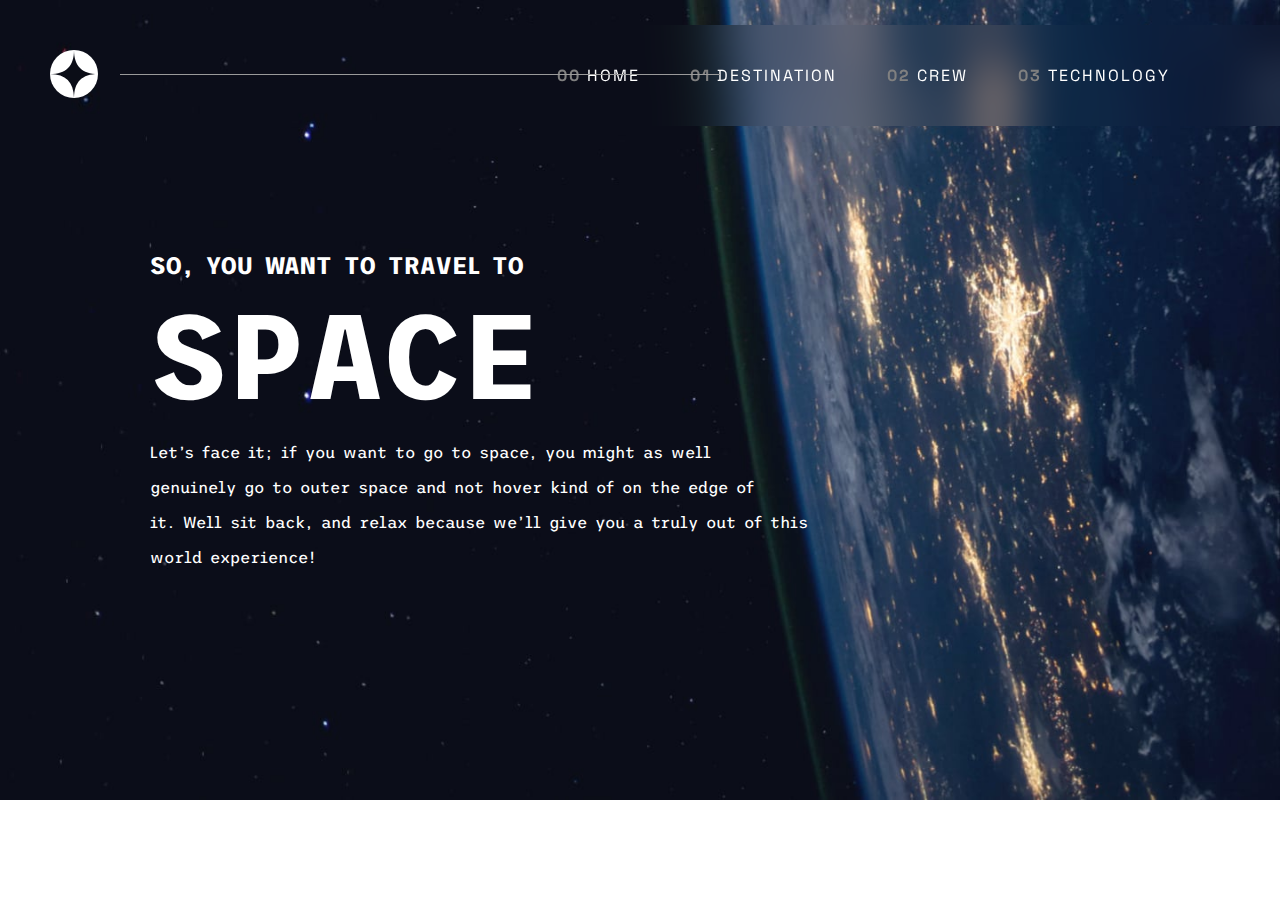
<file: index.html>
<!DOCTYPE html>
<html lang="en">
  <head>
    <meta charset="UTF-8" />
    <meta name="viewport" content="width=device-width, initial-scale=1.0" />

    <link
      rel="icon"
      type="image/png"
      sizes="32x32"
      href="./assets/favicon-32x32.png"
    />

    <title>Frontend Mentor | Space tourism website</title>
    <link rel="stylesheet" href="homeStyle.css" />
  </head>
  <body class="homepage">
    <div class="heading">
      <div class="logo">
        <img src="./shared/logo.svg" alt="" />
      </div>
      <hr />
      <nav class="navbar">
        <ul class="links">
          <li class="index">
            <a class="hoveranime" href="index.html">
              <span class="numbers">00</span> HOME</a
            >
          </li>
          <li class="destination">
            <a class="hoveranime" href="destination-moon.html">
              <span class="numbers">01</span> DESTINATION</a
            >
          </li>
          <li class="crew">
            <a class="hoveranime" href="crew-commander.html">
              <span class="numbers">02</span> CREW</a
            >
          </li>
          <li class="technology">
            <a class="hoveranime" href="technology-vehicle.html">
              <span class="numbers">03</span> TECHNOLOGY</a
            >
          </li>
        </ul>
      </nav>
    </div>
    <div class="info">
      <h2>SO, YOU WANT TO TRAVEL TO</h2>
      <h1>SPACE</h1>
      <p>
        Let’s face it; if you want to go to space, you might as well <br />
        genuinely go to outer space and not hover kind of on the edge of <br />
        it. Well sit back, and relax because we’ll give you a truly out of this
        <br />
        world experience!
      </p>
    </div>

    <!-- <div class="circle">
      <a class="explore" href="index.html">Explore</a>
    </div> -->
  </body>
</html>
</file>
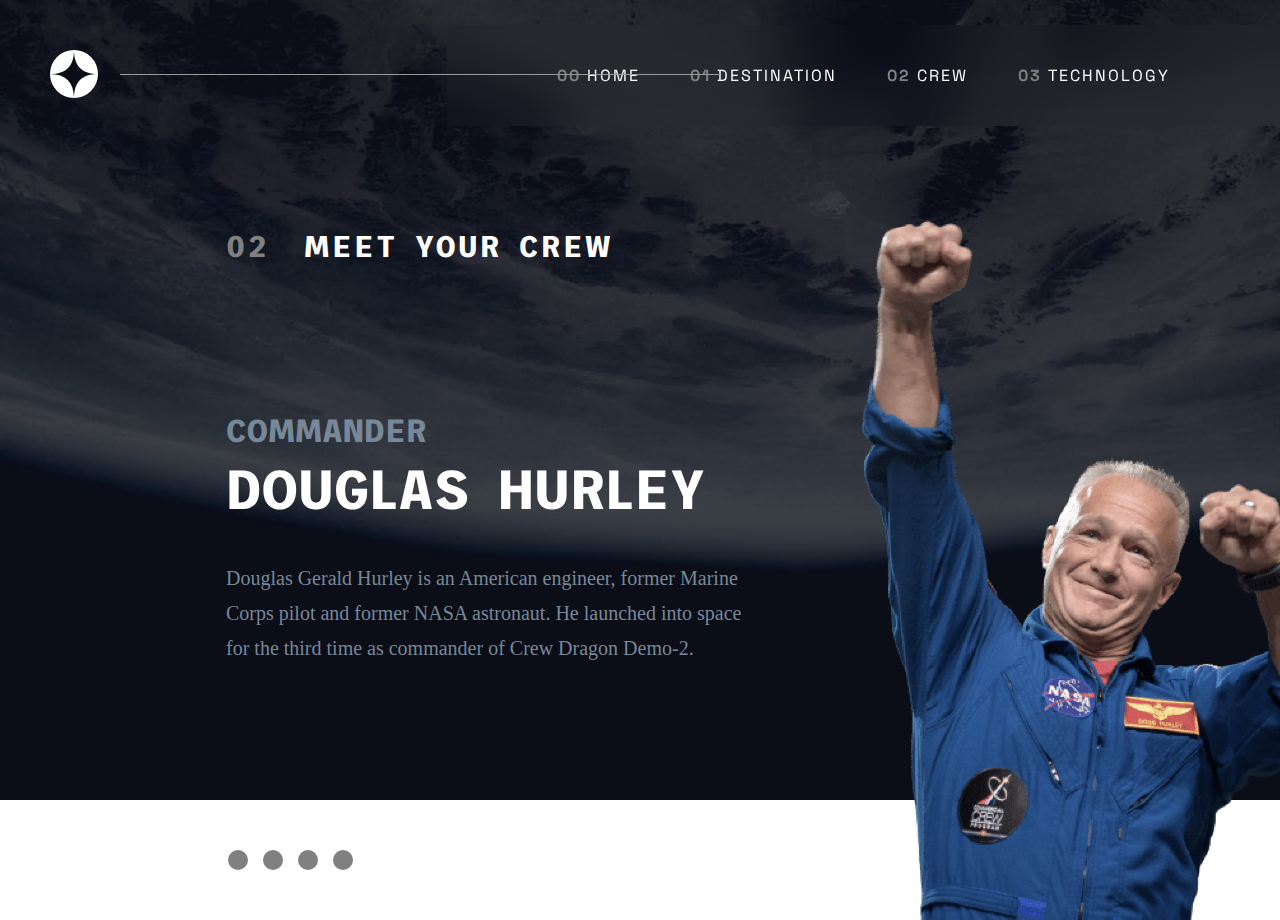
<file: crew-commander.html>
<!DOCTYPE html>
<html lang="en">
  <head>
    <meta charset="UTF-8" />
    <meta name="viewport" content="width=device-width, initial-scale=1.0" />

    <link
      rel="icon"
      type="image/png"
      sizes="32x32"
      href="./assets/favicon-32x32.png"
    />

    <title>Frontend Mentor | Space tourism website</title>
    <link rel="stylesheet" href="crewStyle.css" />
  </head>
  <body class="crewpage">
    <div class="heading">
      <div class="logo">
        <img src="./shared/logo.svg" alt="" />
      </div>
      <hr />
      <nav class="navbar">
        <ul class="links">
          <li class="index">
            <a class="hoveranime" href="index.html">
              <span class="numbers">00</span> HOME</a
            >
          </li>
          <li class="destination">
            <a class="hoveranime" href="destination-moon.html">
              <span class="numbers">01</span> DESTINATION</a
            >
          </li>
          <li class="crew">
            <a class="hoveranime" href="crew-commander.html">
              <span class="numbers">02</span> CREW</a
            >
          </li>
          <li class="technology">
            <a class="hoveranime" href="technology-vehicle.html">
              <span class="numbers">03</span> TECHNOLOGY</a
            >
          </li>
        </ul>
      </nav>
    </div>
    <div class="mainCol">
      <div class="col1">
        <h1 class="desHeading"><span>02</span> &nbsp;MEET YOUR CREW</h1>
        <h1 class="deepHeading">COMMANDER</h1>
        <h1 class="onCrew">DOUGLAS HURLEY</h1>
        <p class="paraInfo">
          Douglas Gerald Hurley is an American engineer, former Marine <br />
          Corps pilot and former NASA astronaut. He launched into space <br />
          for the third time as commander of Crew Dragon Demo-2.
        </p>
        <div class="des4btn">
          <ul class="des4">
            <li class="listbtn">
              <button id="crew-commander" class="btn"></button>
            </li>
            <li class="listbtn">
              <button id="crew-specialist" class="btn"></button>
            </li>
            <li class="listbtn">
              <button id="crew-pilot" class="btn"></button>
            </li>
            <li class="listbtn">
              <button id="crew-engineer" class="btn"></button>
            </li>
          </ul>
        </div>
      </div>
      <img
        class="crew1"
        src="./crew/image-douglas-hurley.png"
        alt="DOUGLAS HURLEY"
      />
    </div>
    <script src="index.js"></script>
    <a href="./crew-commander.html"></a>
  </body>
</html>
</file>
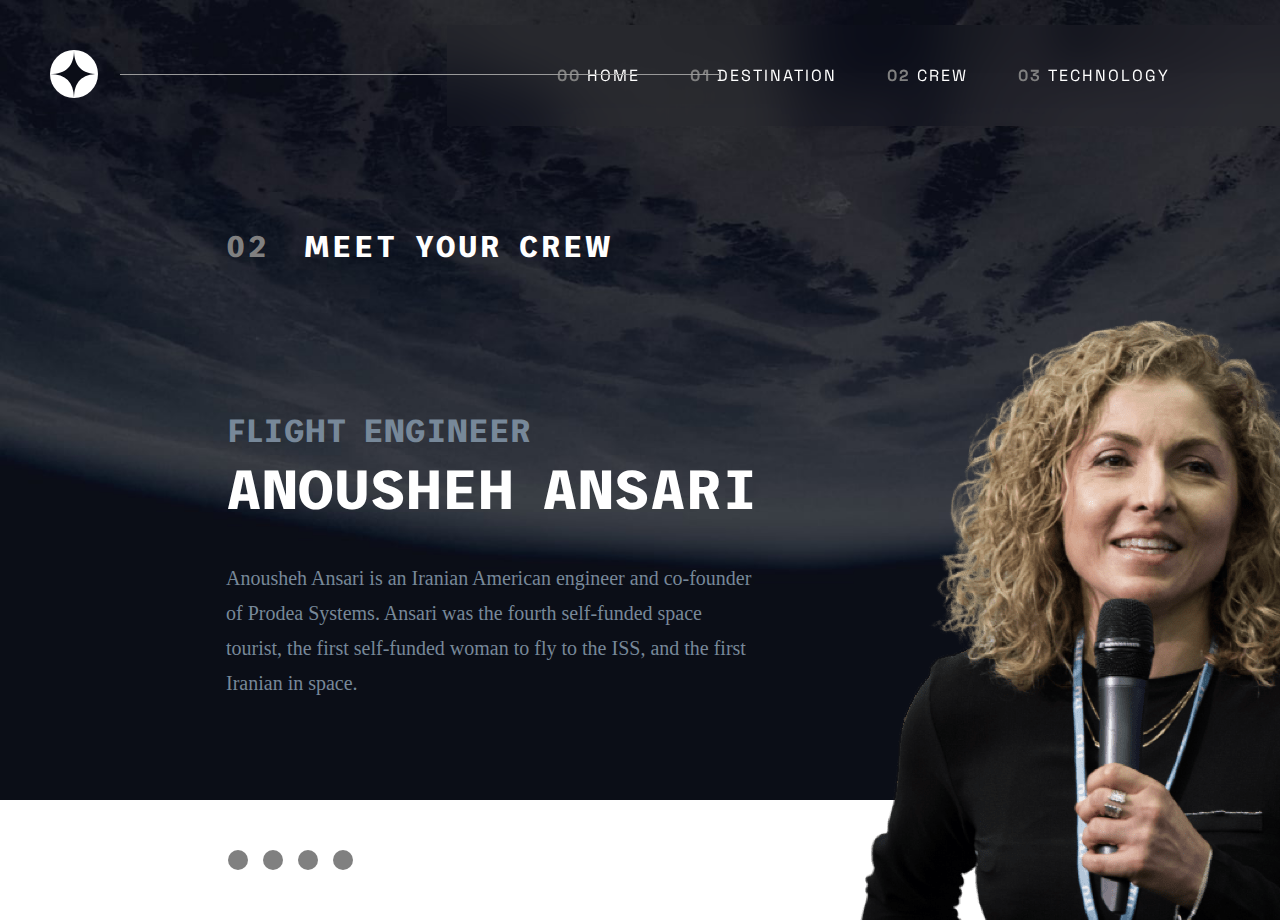
<file: crew-engineer.html>
<!DOCTYPE html>
<html lang="en">
  <head>
    <meta charset="UTF-8" />
    <meta name="viewport" content="width=device-width, initial-scale=1.0" />

    <link
      rel="icon"
      type="image/png"
      sizes="32x32"
      href="./assets/favicon-32x32.png"
    />

    <title>Frontend Mentor | Space tourism website</title>
    <link rel="stylesheet" href="crewStyle.css" />
  </head>
  <body class="crewpage">
    <div class="heading">
      <div class="logo">
        <img src="./shared/logo.svg" alt="" />
      </div>
      <hr />
      <nav class="navbar">
        <ul class="links">
          <li class="index">
            <a class="hoveranime" href="index.html">
              <span class="numbers">00</span> HOME</a
            >
          </li>
          <li class="destination">
            <a class="hoveranime" href="destination-moon.html">
              <span class="numbers">01</span> DESTINATION</a
            >
          </li>
          <li class="crew">
            <a class="hoveranime" href="crew-commander.html">
              <span class="numbers">02</span> CREW</a
            >
          </li>
          <li class="technology">
            <a class="hoveranime" href="technology-vehicle.html">
              <span class="numbers">03</span> TECHNOLOGY</a
            >
          </li>
        </ul>
      </nav>
    </div>
    <div class="mainCol">
      <div class="col1">
        <h1 class="desHeading"><span>02</span> &nbsp;MEET YOUR CREW</h1>
        <h1 class="deepHeading">FLIGHT ENGINEER</h1>
        <h1 class="onCrew">ANOUSHEH ANSARI</h1>
        <p class="paraInfo">
          Anousheh Ansari is an Iranian American engineer and co-founder <br />
          of Prodea Systems. Ansari was the fourth self-funded space <br />
          tourist, the first self-funded woman to fly to the ISS, and the first
          <br />
          Iranian in space.
        </p>
        <div class="des4btn">
          <ul class="des4">
            <li class="listbtn">
              <button id="crew-commander" class="btn"></button>
            </li>
            <li class="listbtn">
              <button id="crew-specialist" class="btn"></button>
            </li>
            <li class="listbtn">
              <button id="crew-pilot" class="btn"></button>
            </li>
            <li class="listbtn">
              <button id="crew-engineer" class="btn"></button>
            </li>
          </ul>
        </div>
      </div>
      <img
        class="crew4"
        src="./crew/image-anousheh-ansari.png"
        alt="ANOUSHEH ANSARI"
      />
    </div>
    <script src="index.js"></script>
  </body>
</html>
</file>
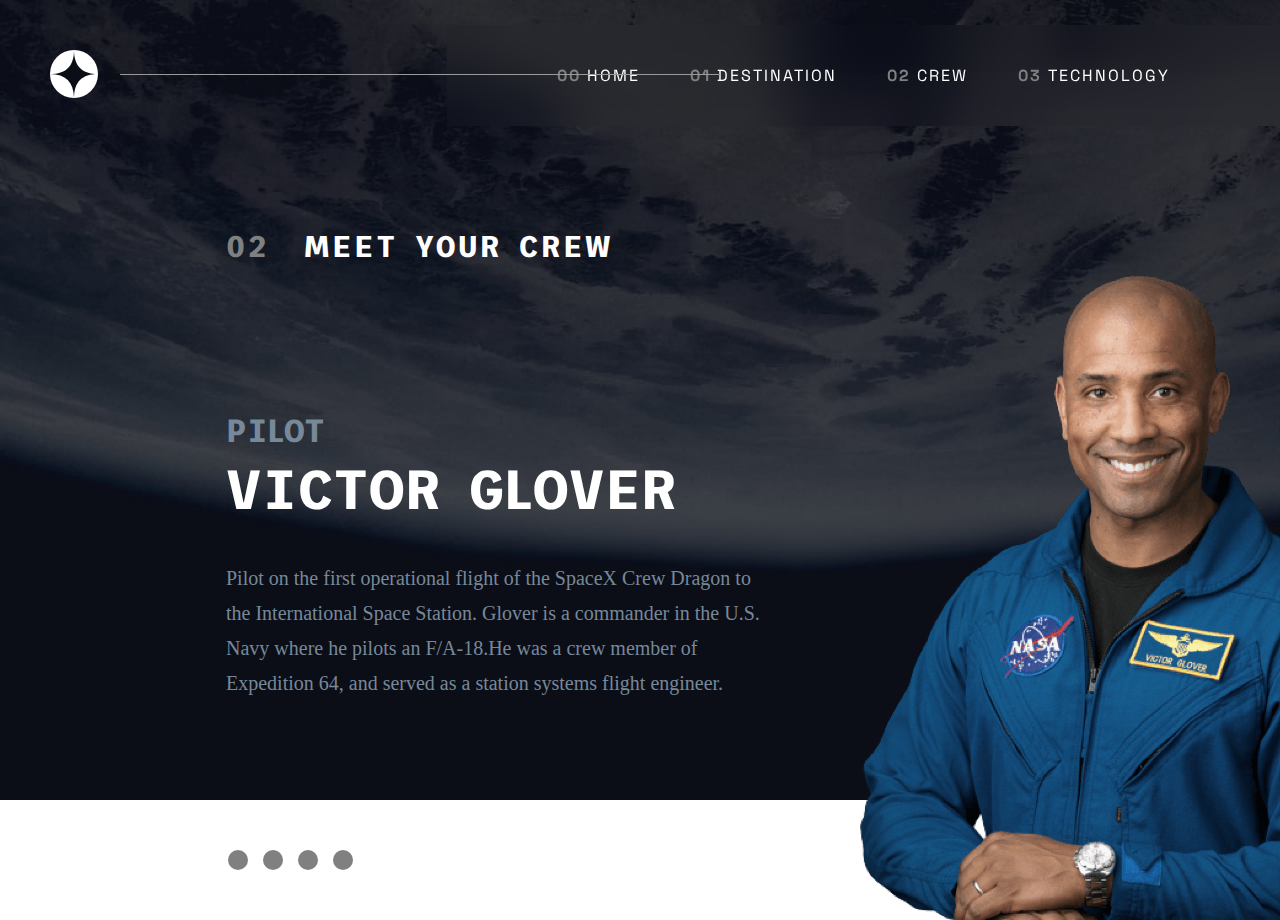
<file: crew-pilot.html>
<!DOCTYPE html>
<html lang="en">
  <head>
    <meta charset="UTF-8" />
    <meta name="viewport" content="width=device-width, initial-scale=1.0" />

    <link
      rel="icon"
      type="image/png"
      sizes="32x32"
      href="./assets/favicon-32x32.png"
    />

    <title>Frontend Mentor | Space tourism website</title>
    <link rel="stylesheet" href="crewStyle.css" />
  </head>
  <body class="crewpage">
    <div class="heading">
      <div class="logo">
        <img src="./shared/logo.svg" alt="" />
      </div>
      <hr />
      <nav class="navbar">
        <ul class="links">
          <li class="index">
            <a class="hoveranime" href="index.html">
              <span class="numbers">00</span> HOME</a
            >
          </li>
          <li class="destination">
            <a class="hoveranime" href="destination-moon.html">
              <span class="numbers">01</span> DESTINATION</a
            >
          </li>
          <li class="crew">
            <a class="hoveranime" href="crew-commander.html">
              <span class="numbers">02</span> CREW</a
            >
          </li>
          <li class="technology">
            <a class="hoveranime" href="technology-vehicle.html">
              <span class="numbers">03</span> TECHNOLOGY</a
            >
          </li>
        </ul>
      </nav>
    </div>
    <div class="mainCol">
      <div class="col1">
        <h1 class="desHeading"><span>02</span> &nbsp;MEET YOUR CREW</h1>
        <h1 class="deepHeading">PILOT</h1>
        <h1 class="onCrew">VICTOR GLOVER</h1>
        <p class="paraInfo">
          Pilot on the first operational flight of the SpaceX Crew Dragon to
          <br />
          the International Space Station. Glover is a commander in the U.S.
          <br />
          Navy where he pilots an F/A-18.He was a crew member of <br />
          Expedition 64, and served as a station systems flight engineer.
        </p>
        <div class="des4btn">
          <ul class="des4">
            <li class="listbtn">
              <button id="crew-commander" class="btn"></button>
            </li>
            <li class="listbtn">
              <button id="crew-specialist" class="btn"></button>
            </li>
            <li class="listbtn">
              <button id="crew-pilot" class="btn"></button>
            </li>
            <li class="listbtn">
              <button id="crew-engineer" class="btn"></button>
            </li>
          </ul>
        </div>
      </div>
      <img
        class="crew3"
        src="./crew/image-victor-glover.png"
        alt="VICTOR GLOVER"
      />
    </div>
    <script src="index.js"></script>
  </body>
</html>
</file>
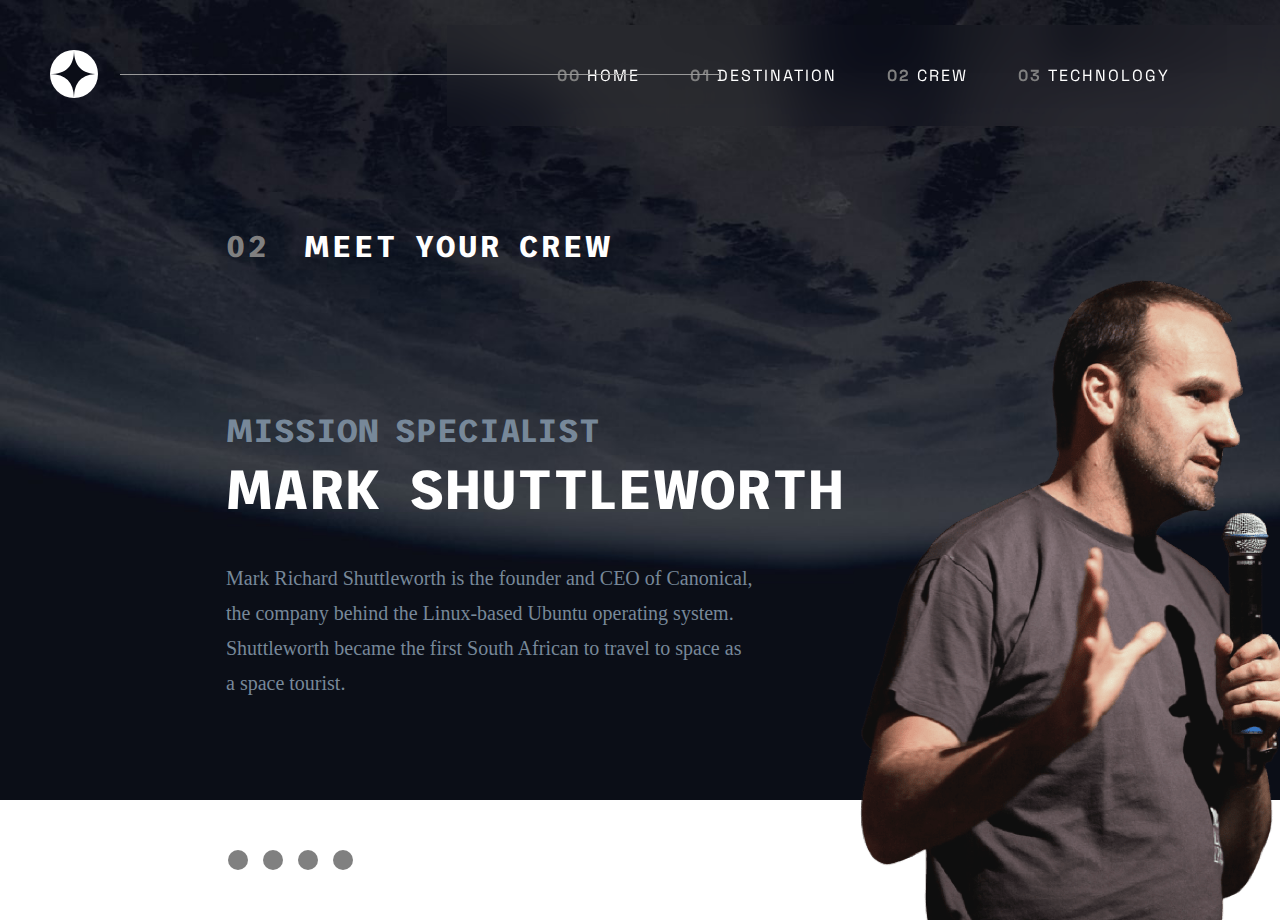
<file: crew-specialist.html>
<!DOCTYPE html>
<html lang="en">
  <head>
    <meta charset="UTF-8" />
    <meta name="viewport" content="width=device-width, initial-scale=1.0" />

    <link
      rel="icon"
      type="image/png"
      sizes="32x32"
      href="./assets/favicon-32x32.png"
    />

    <title>Frontend Mentor | Space tourism website</title>
    <link rel="stylesheet" href="crewStyle.css" />
  </head>
  <body class="crewpage">
    <div class="heading">
      <div class="logo">
        <img src="./shared/logo.svg" alt="" />
      </div>
      <hr />
      <nav class="navbar">
        <ul class="links">
          <li class="index">
            <a class="hoveranime" href="index.html">
              <span class="numbers">00</span> HOME</a
            >
          </li>
          <li class="destination">
            <a class="hoveranime" href="destination-moon.html">
              <span class="numbers">01</span> DESTINATION</a
            >
          </li>
          <li class="crew">
            <a class="hoveranime" href="crew-commander.html">
              <span class="numbers">02</span> CREW</a
            >
          </li>
          <li class="technology">
            <a class="hoveranime" href="technology-vehicle.html">
              <span class="numbers">03</span> TECHNOLOGY</a
            >
          </li>
        </ul>
      </nav>
    </div>
    <div class="mainCol">
      <div class="col1">
        <h1 class="desHeading"><span>02</span> &nbsp;MEET YOUR CREW</h1>
        <h1 class="deepHeading">MISSION SPECIALIST</h1>
        <h1 class="onCrew">MARK SHUTTLEWORTH</h1>
        <p class="paraInfo">
          Mark Richard Shuttleworth is the founder and CEO of Canonical, <br />
          the company behind the Linux-based Ubuntu operating system. <br />
          Shuttleworth became the first South African to travel to space as
          <br />
          a space tourist.
        </p>
        <div class="des4btn">
          <ul class="des4">
            <li class="listbtn">
              <button id="crew-commander" class="btn"></button>
            </li>
            <li class="listbtn">
              <button id="crew-specialist" class="btn"></button>
            </li>
            <li class="listbtn">
              <button id="crew-pilot" class="btn"></button>
            </li>
            <li class="listbtn">
              <button id="crew-engineer" class="btn"></button>
            </li>
          </ul>
        </div>
      </div>
      <img
        class="crew2"
        src="./crew/image-mark-shuttleworth.png"
        alt="MISSION SPECIALIST"
      />
    </div>
    <script src="index.js"></script>
  </body>
</html>
</file>
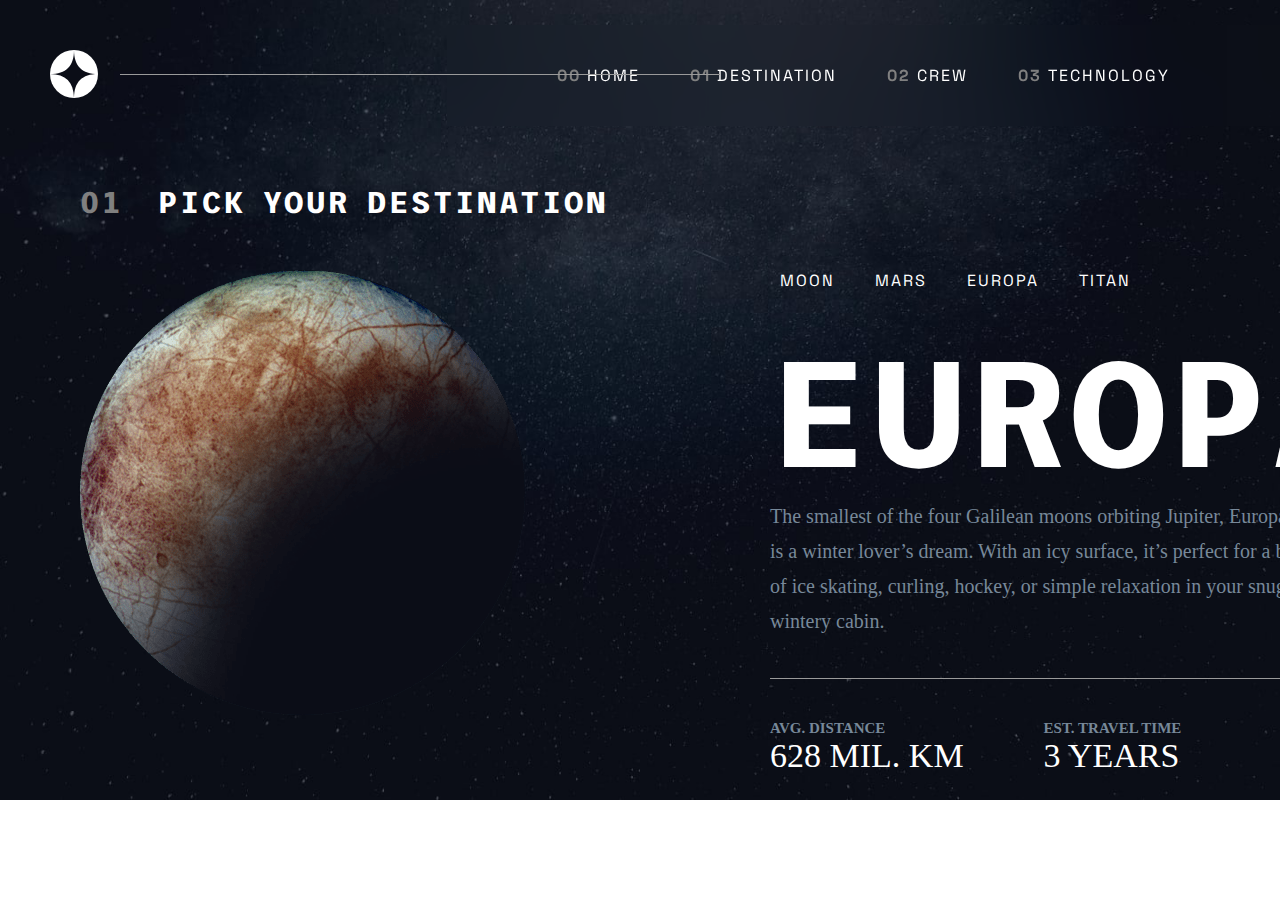
<file: destination-europa.html>
<!DOCTYPE html>
<html lang="en">
<head>
  <meta charset="UTF-8">
  <meta name="viewport" content="width=device-width, initial-scale=1.0">

  <link rel="icon" type="image/png" sizes="32x32" href="./assets/favicon-32x32.png">
  
  <title>Frontend Mentor | Space tourism website</title>
  <link rel="stylesheet" href="destinationStyle.css">
</head>
<body class="destinationpage">
  <div class="heading">
    <div class="logo">
      <img src="./shared/logo.svg" alt="" />
    </div>
    <hr />
    <nav class="navbar">
      <ul class="links">
        <li class="index">
          <a class="hoveranime" href="index.html">
            <span class="numbers">00</span> HOME</a
          >
        </li>
        <li class="destination">
          <a class="hoveranime" href="destination-moon.html">
            <span class="numbers">01</span> DESTINATION</a
          >
        </li>
        <li class="crew">
          <a class="hoveranime" href="crew-commander.html">
            <span class="numbers">02</span> CREW</a
          >
        </li>
        <li class="technology">
          <a class="hoveranime" href="technology-vehicle.html">
            <span class="numbers">03</span> TECHNOLOGY</a
          >
        </li>
      </ul>
    </nav>
    <div class="mainCol">
      <div class="col1">
        <h1 class="desHeading"> <span>01</span> &nbsp;Pick your destination</h1>
        <img class="planet" src="./destination/image-europa.png" alt="europa img">
      </div>
      <div class="col2">
        <div class="des4btn">
          <ul class="des4">
            <li>
              <a class="plink" href="destination-moon.html">MOON</a>
            </li>
            <li>
              <a class="plink" href="destination-mars.html">MARS</a>
            </li>
            <li>
              <a class="plink" href="destination-europa.html">EUROPA</a>
            </li>
            <li>
              <a class="plink" href="destination-titan.html">TITAN</a>
            </li>
          </ul>
        </div>
        <div class="desinfo">
          <h1 class="onDes">EUROPA</h1>
          <p class="paraInfo">The smallest of the four Galilean moons orbiting Jupiter, Europa <br> is a winter lover’s dream. With an icy surface, it’s perfect for a bit <br> of ice skating, curling, hockey, or simple relaxation in your snug <br> wintery cabin.</p>
          <hr class="downHr">
          
          <div class="deepInfo">
            <div class="deepEdit">
              <h1 class="deepHeading">AVG. DISTANCE</h1>
              <p class="deepPara">628 MIL. KM</p>
            </div>
            <div class="deepEdit">
              <h1 class="deepHeading">EST. TRAVEL TIME</h1>
              <p class="deepPara">3 YEARS

              </p>
            </div>
          </div>
        </div>
      </div>
    </div>
</body>
</html>
</file>
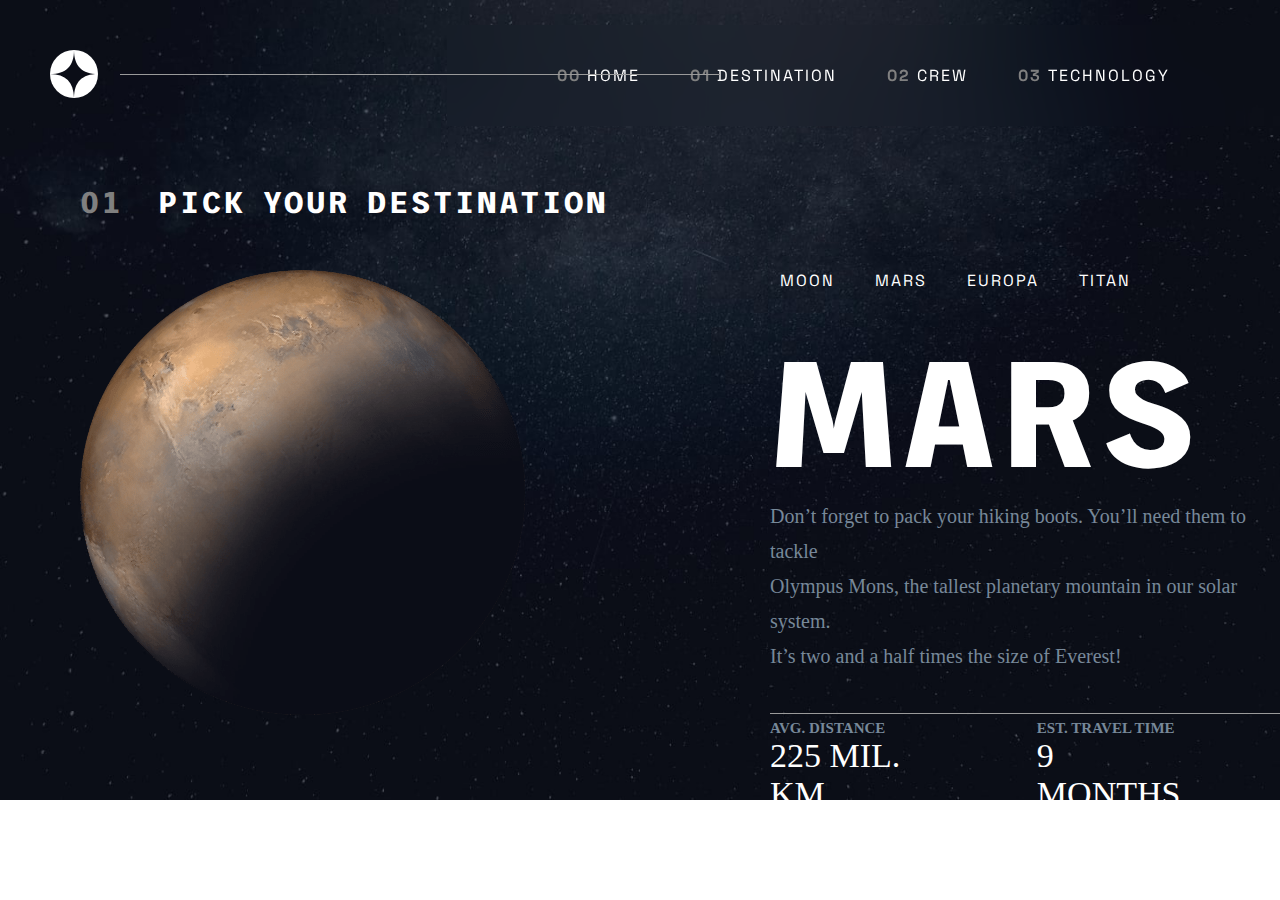
<file: destination-mars.html>
<!DOCTYPE html>
<html lang="en">
<head>
  <meta charset="UTF-8">
  <meta name="viewport" content="width=device-width, initial-scale=1.0">

  <link rel="icon" type="image/png" sizes="32x32" href="./assets/favicon-32x32.png">
  
  <title>Frontend Mentor | Space tourism website</title>
  <link rel="stylesheet" href="destinationStyle.css">
</head>
<body class="destinationpage">
  <div class="heading">
    <div class="logo">
      <img src="./shared/logo.svg" alt="" />
    </div>
    <hr />
    <nav class="navbar">
      <ul class="links">
        <li class="index">
          <a class="hoveranime" href="index.html">
            <span class="numbers">00</span> HOME</a
          >
        </li>
        <li class="destination">
          <a class="hoveranime" href="destination-moon.html">
            <span class="numbers">01</span> DESTINATION</a
          >
        </li>
        <li class="crew">
          <a class="hoveranime" href="crew-commander.html">
            <span class="numbers">02</span> CREW</a
          >
        </li>
        <li class="technology">
          <a class="hoveranime" href="technology-vehicle.html">
            <span class="numbers">03</span> TECHNOLOGY</a
          >
        </li>
      </ul>
    </nav>
    <div class="mainCol">
      <div class="col1">
        <h1 class="desHeading"> <span>01</span> &nbsp;Pick your destination</h1>
        <img class="planet" src="./destination/image-mars.png" alt="mars img">
      </div>
      <div class="col2">
        <div class="des4btn">
          <ul class="des4">
            <li>
              <a class="plink" href="destination-moon.html">MOON</a>
            </li>
            <li>
              <a class="plink" href="destination-mars.html">MARS</a>
            </li>
            <li>
              <a class="plink" href="destination-europa.html">EUROPA</a>
            </li>
            <li>
              <a class="plink" href="destination-titan.html">TITAN</a>
            </li>
          </ul>
        </div>
        <div class="desinfo">
          <h1 class="onDes">MARS</h1>
          <p class="paraInfo">Don’t forget to pack your hiking boots. You’ll need them to tackle <br> Olympus Mons, the tallest planetary mountain in our solar system. <br> It’s two and a half times the size of Everest!</p>
          <hr class="downHr">
          
          <div class="deepInfo">
            <div class="deepEdit">
              <h1 class="deepHeading">AVG. DISTANCE</h1>
              <p class="deepPara">225 MIL. KM</p>
            </div>
            <div class="deepEdit">
              <h1 class="deepHeading">EST. TRAVEL TIME</h1>
              <p class="deepPara">9 MONTHS</p>
            </div>
          </div>
        </div>
      </div>
    </div>
</body>
</html>
</file>
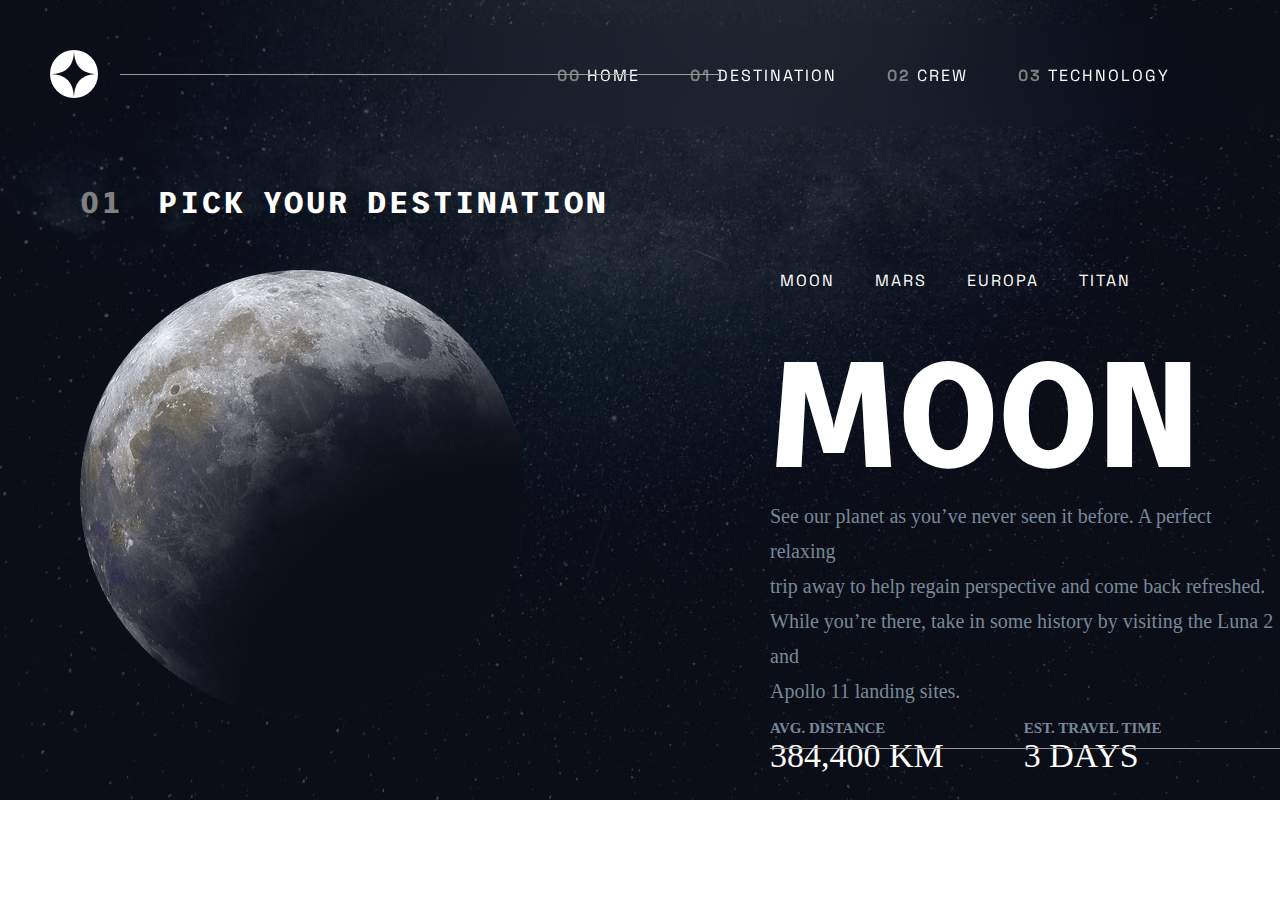
<file: destination-moon.html>
<!DOCTYPE html>
<html lang="en">
  <head>
    <meta charset="UTF-8" />
    <meta name="viewport" content="width=device-width, initial-scale=1.0" />

    <link
      rel="icon"
      type="image/png"
      sizes="32x32"
      href="./assets/favicon-32x32.png"
    />

    <title>Frontend Mentor | Space tourism website</title>
    <link rel="stylesheet" href="destinationStyle.css" />
  </head>
  <body class="destinationpage">
    <div class="heading">
      <div class="logo">
        <img src="./shared/logo.svg" alt="" />
      </div>
      <hr />
      <nav class="navbar">
        <ul class="links">
          <li class="index">
            <a class="hoveranime" href="index.html">
              <span class="numbers">00</span> HOME</a
            >
          </li>
          <li class="destination">
            <a class="hoveranime" href="destination-moon.html">
              <span class="numbers">01</span> DESTINATION</a
            >
          </li>
          <li class="crew">
            <a class="hoveranime" href="crew-commander.html">
              <span class="numbers">02</span> CREW</a
            >
          </li>
          <li class="technology">
            <a class="hoveranime" href="technology-vehicle.html">
              <span class="numbers">03</span> TECHNOLOGY</a
            >
          </li>
        </ul>
      </nav>
      <div class="mainCol">
        <div class="col1">
          <h1 class="desHeading"> <span>01</span> &nbsp;Pick your destination</h1>
          <img class="planet" src="./destination/image-moon.png" alt="moon img">
        </div>
        <div class="col2">
          <div class="des4btn">
            <ul class="des4">
              <li>
                <a class="plink" href="destination-moon.html">MOON</a>
              </li>
              <li>
                <a class="plink" href="destination-mars.html">MARS</a>
              </li>
              <li>
                <a class="plink" href="destination-europa.html">EUROPA</a>
              </li>
              <li>
                <a class="plink" href="destination-titan.html">TITAN</a>
              </li>
            </ul>
          </div>
          <div class="desinfo">
            <h1 class="onDes">MOON</h1>
            <p class="paraInfo">See our planet as you’ve never seen it before. A perfect relaxing <br> trip away to help regain perspective and come back refreshed. <br> While you’re there, take in some history by visiting the Luna 2 and <br> Apollo 11 landing sites.</p>
            <hr class="downHr">
            
            <div class="deepInfo">
              <div class="deepEdit">
                <h1 class="deepHeading">AVG. DISTANCE</h1>
                <p class="deepPara">384,400 KM</p>
              </div>
              <div class="deepEdit">
                <h1 class="deepHeading">EST. TRAVEL TIME</h1>
                <p class="deepPara">3 DAYS</p>
              </div>
            </div>
          </div>
        </div>
      </div>
  </body>
</html>
</file>
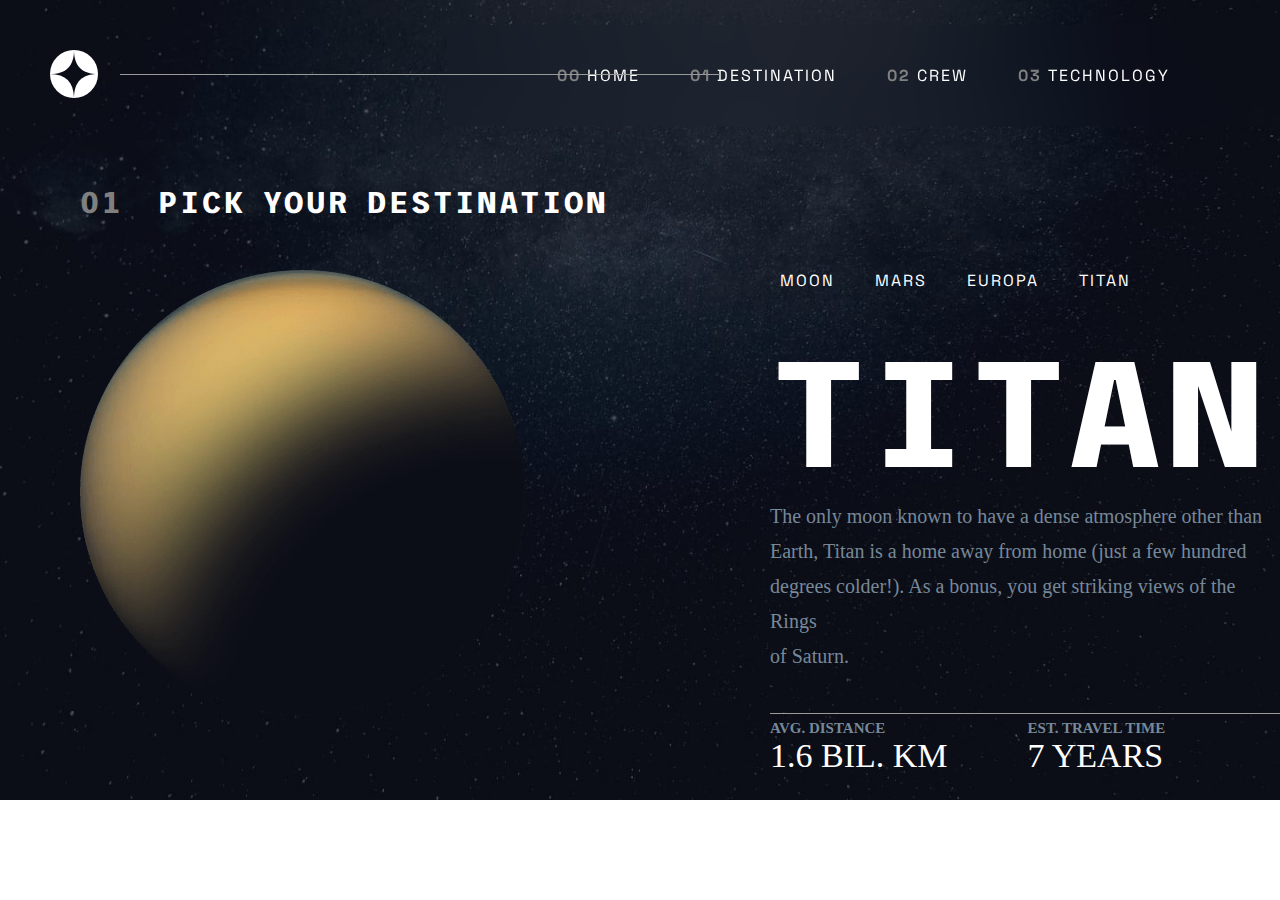
<file: destination-titan.html>
<!DOCTYPE html>
<html lang="en">
<head>
  <meta charset="UTF-8">
  <meta name="viewport" content="width=device-width, initial-scale=1.0">

  <link rel="icon" type="image/png" sizes="32x32" href="./assets/favicon-32x32.png">
  
  <title>Frontend Mentor | Space tourism website</title>
  <link rel="stylesheet" href="destinationStyle.css">
</head>
<body class="destinationpage">
  <div class="heading">
    <div class="logo">
      <img src="./shared/logo.svg" alt="" />
    </div>
    <hr />
    <nav class="navbar">
      <ul class="links">
        <li class="index">
          <a class="hoveranime" href="index.html">
            <span class="numbers">00</span> HOME</a
          >
        </li>
        <li class="destination">
          <a class="hoveranime" href="destination-moon.html">
            <span class="numbers">01</span> DESTINATION</a
          >
        </li>
        <li class="crew">
          <a class="hoveranime" href="crew-commander.html">
            <span class="numbers">02</span> CREW</a
          >
        </li>
        <li class="technology">
          <a class="hoveranime" href="technology-spaceport.html">
            <span class="numbers">03</span> TECHNOLOGY</a
          >
        </li>
      </ul>
    </nav>
    <div class="mainCol">
      <div class="col1">
        <h1 class="desHeading"> <span>01</span> &nbsp;Pick your destination</h1>
        <img class="planet" src="./destination/image-titan.png" alt="titan img">
      </div>
      <div class="col2">
        <div class="des4btn">
          <ul class="des4">
            <li>
              <a class="plink" href="destination-moon.html">MOON</a>
            </li>
            <li>
              <a class="plink" href="destination-mars.html">MARS</a>
            </li>
            <li>
              <a class="plink" href="destination-europa.html">EUROPA</a>
            </li>
            <li>
              <a class="plink" href="technology-vehicle.html">TITAN</a>
            </li>
          </ul>
        </div>
        <div class="desinfo">
          <h1 class="onDes">TITAN</h1>
          <p class="paraInfo">The only moon known to have a dense atmosphere other than <br> Earth, Titan is a home away from home (just a few hundred <br> degrees colder!). As a bonus, you get striking views of the Rings <br> of Saturn.</p>
          <hr class="downHr">
          
          <div class="deepInfo">
            <div class="deepEdit">
              <h1 class="deepHeading">AVG. DISTANCE</h1>
              <p class="deepPara">1.6 BIL. KM</p>
            </div>
            <div class="deepEdit">
              <h1 class="deepHeading">EST. TRAVEL TIME</h1>
              <p class="deepPara">7 YEARS</p>
            </div>
          </div>
        </div>
      </div>
    </div>
</body>
</html>
</file>
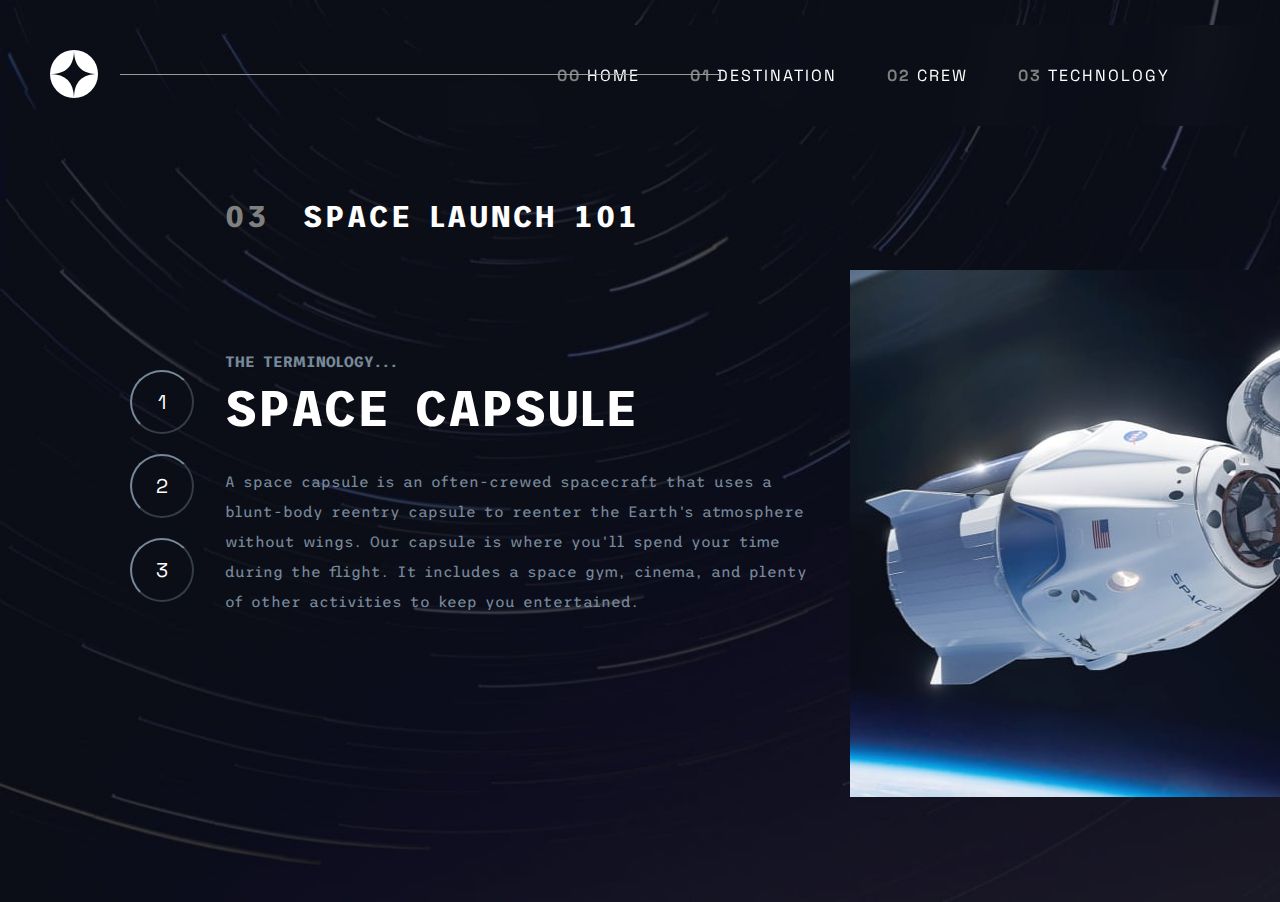
<file: technology-capsule.html>
<!DOCTYPE html>
<html lang="en">
  <head>
    <meta charset="UTF-8" />
    <meta name="viewport" content="width=device-width, initial-scale=1.0" />

    <link
      rel="icon"
      type="image/png"
      sizes="32x32"
      href="./assets/favicon-32x32.png"
    />

    <title>Frontend Mentor | Space tourism website</title>
    <link rel="stylesheet" href="technologyStyle.css" />
  </head>
  <body class="technologypage">
    <div class="heading">
      <div class="logo">
        <img src="./shared/logo.svg" alt="" />
      </div>
      <hr />
      <nav class="navbar">
        <ul class="links">
          <li class="index">
            <a class="hoveranime" href="index.html">
              <span class="numbers">00</span> HOME</a
            >
          </li>
          <li class="destination">
            <a class="hoveranime" href="destination-moon.html">
              <span class="numbers">01</span> DESTINATION</a
            >
          </li>
          <li class="crew">
            <a class="hoveranime" href="crew-commander.html">
              <span class="numbers">02</span> CREW</a
            >
          </li>
          <li class="technology">
            <a class="hoveranime" href="technology-vehicle.html">
              <span class="numbers">03</span> TECHNOLOGY</a
            >
          </li>
        </ul>
      </nav>
    </div>
    <div class="mainCol">
      <div class="des4btn">
        <ul class="des4">
          <li class="listbtn">
            <button id="theVehicle" class="btn">1</button>
          </li>
          <li class="listbtn">
            <button id="spacePort" class="btn">2</button>
          </li>
          <li class="listbtn">
            <button id="spaceCapsule" class="btn">3</button>
          </li>
        </ul>
      </div>
      <div class="col1">
        <h1 class="desHeading"><span>03</span> &nbsp;SPACE LAUNCH 101</h1>
        <h1 class="terminology">THE TERMINOLOGY...</h1>
        <h1 class="type">SPACE CAPSULE</h1>
        <p class="paraInfo">
          A space capsule is an often-crewed spacecraft that uses a <br />
          blunt-body reentry capsule to reenter the Earth's atmosphere <br />
          without wings. Our capsule is where you'll spend your time <br />
          during the flight. It includes a space gym, cinema, and plenty <br />
          of other activities to keep you entertained.
        </p>
      </div>
      <img
        class="vehicle"
        src="./technology/image-space-capsule-portrait.jpg"
        alt="vehicle"
      />
    </div>
    <script src="technology.js"></script>
  </body>
</html>
</file>
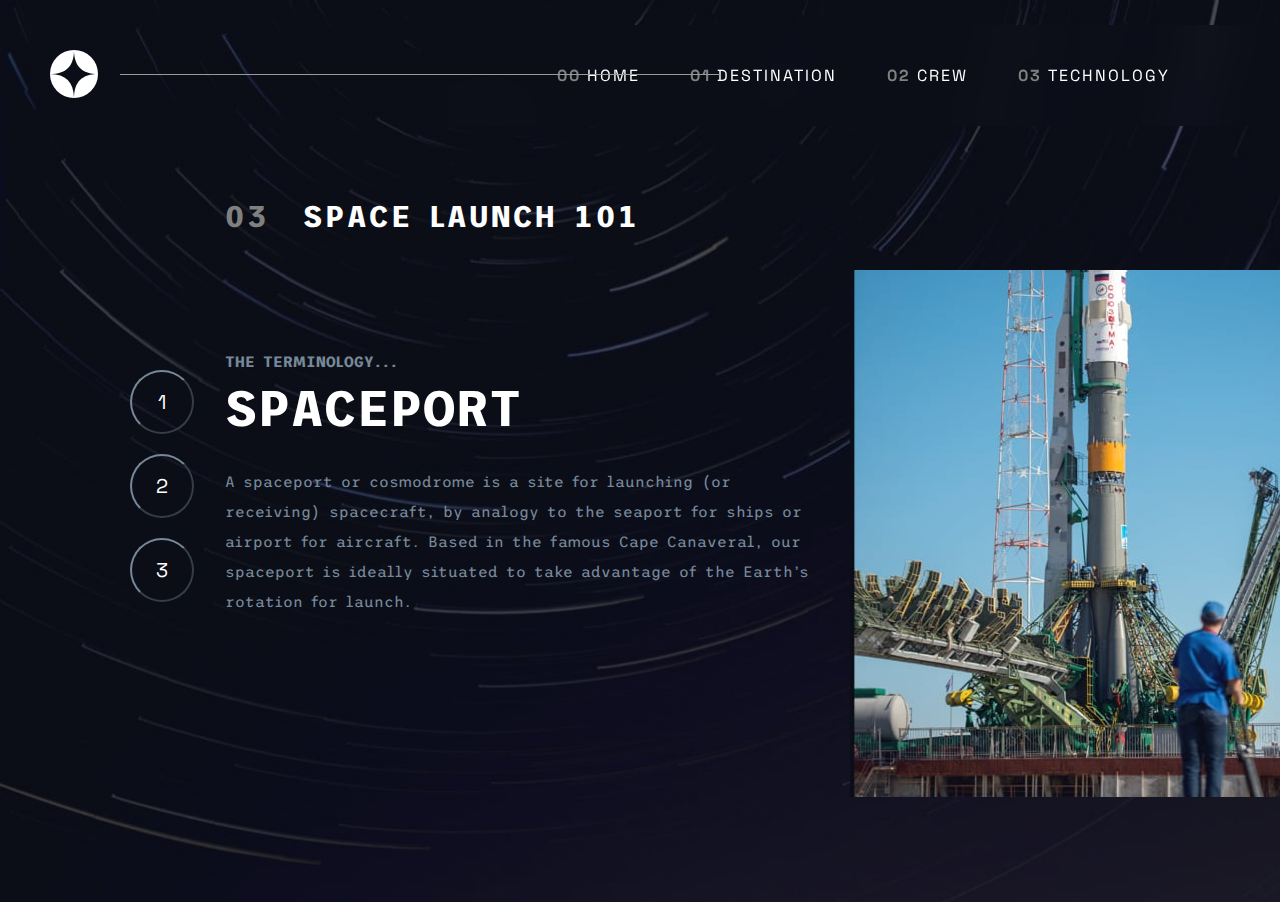
<file: technology-spaceport.html>
<!DOCTYPE html>
<html lang="en">
  <head>
    <meta charset="UTF-8" />
    <meta name="viewport" content="width=device-width, initial-scale=1.0" />

    <link
      rel="icon"
      type="image/png"
      sizes="32x32"
      href="./assets/favicon-32x32.png"
    />

    <title>Frontend Mentor | Space tourism website</title>
    <link rel="stylesheet" href="technologyStyle.css" />
  </head>
  <body class="technologypage">
    <div class="heading">
      <div class="logo">
        <img src="./shared/logo.svg" alt="" />
      </div>
      <hr />
      <nav class="navbar">
        <ul class="links">
          <li class="index">
            <a class="hoveranime" href="index.html">
              <span class="numbers">00</span> HOME</a
            >
          </li>
          <li class="destination">
            <a class="hoveranime" href="destination-moon.html">
              <span class="numbers">01</span> DESTINATION</a
            >
          </li>
          <li class="crew">
            <a class="hoveranime" href="crew-commander.html">
              <span class="numbers">02</span> CREW</a
            >
          </li>
          <li class="technology">
            <a class="hoveranime" href="technology-vehicle.html">
              <span class="numbers">03</span> TECHNOLOGY</a
            >
          </li>
        </ul>
      </nav>
    </div>
    <div class="mainCol">
      <div class="des4btn">
        <ul class="des4">
          <li class="listbtn">
            <button id="theVehicle" class="btn">1</button>
          </li>
          <li class="listbtn">
            <button id="spacePort" class="btn">2</button>
          </li>
          <li class="listbtn">
            <button id="spaceCapsule" class="btn">3</button>
          </li>
        </ul>
      </div>
      <div class="col1">
        <h1 class="desHeading"><span>03</span> &nbsp;SPACE LAUNCH 101</h1>
        <h1 class="terminology">THE TERMINOLOGY...</h1>
        <h1 class="type">SPACEPORT</h1>
        <p class="paraInfo">
          A spaceport or cosmodrome is a site for launching (or <br />
          receiving) spacecraft, by analogy to the seaport for ships or <br />
          airport for aircraft. Based in the famous Cape Canaveral, our <br />
          spaceport is ideally situated to take advantage of the Earth’s <br />
          rotation for launch.
        </p>
      </div>
      <img
        class="vehicle"
        src="./technology/image-spaceport-portrait.jpg"
        alt="vehicle"
      />
    </div>
    <script src="technology.js"></script>
  </body>
</html>
</file>
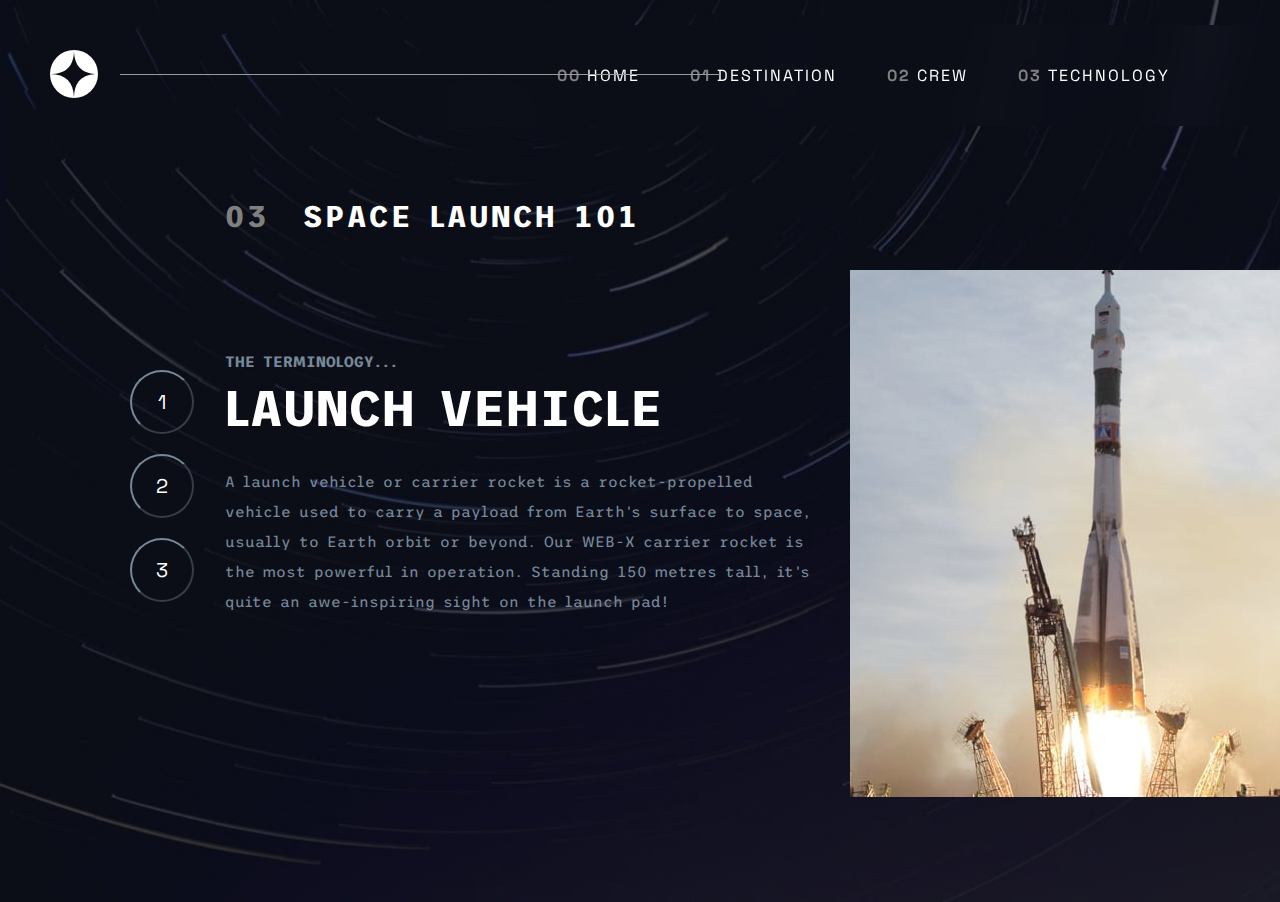
<file: technology-vehicle.html>
<!DOCTYPE html>
<html lang="en">
  <head>
    <meta charset="UTF-8" />
    <meta name="viewport" content="width=device-width, initial-scale=1.0" />

    <link
      rel="icon"
      type="image/png"
      sizes="32x32"
      href="./assets/favicon-32x32.png"
    />

    <title>Frontend Mentor | Space tourism website</title>
    <link rel="stylesheet" href="technologyStyle.css" />
  </head>
  <body class="technologypage">
    <div class="heading">
      <div class="logo">
        <img src="./shared/logo.svg" alt="" />
      </div>
      <hr />
      <nav class="navbar">
        <ul class="links">
          <li class="index">
            <a class="hoveranime" href="index.html">
              <span class="numbers">00</span> HOME</a
            >
          </li>
          <li class="destination">
            <a class="hoveranime" href="destination-moon.html">
              <span class="numbers">01</span> DESTINATION</a
            >
          </li>
          <li class="crew">
            <a class="hoveranime" href="crew-commander.html">
              <span class="numbers">02</span> CREW</a
            >
          </li>
          <li class="technology">
            <a class="hoveranime" href="technology-vehicle.html">
              <span class="numbers">03</span> TECHNOLOGY</a
            >
          </li>
        </ul>
      </nav>
    </div>
    <div class="mainCol">
      <div class="des4btn">
        <ul class="des4">
          <li class="listbtn">
            <button id="theVehicle" class="btn">1</button>
          </li>
          <li class="listbtn">
            <button id="spacePort" class="btn">2</button>
          </li>
          <li class="listbtn">
            <button id="spaceCapsule" class="btn">3</button>
          </li>
        </ul>
      </div>
      <div class="col1">
        <h1 class="desHeading"><span>03</span> &nbsp;SPACE LAUNCH 101</h1>
        <h1 class="terminology">THE TERMINOLOGY...</h1>
        <h1 class="type">LAUNCH VEHICLE</h1>
        <p class="paraInfo">
          A launch vehicle or carrier rocket is a rocket-propelled <br />
          vehicle used to carry a payload from Earth's surface to space, <br />
          usually to Earth orbit or beyond. Our WEB-X carrier rocket is <br />
          the most powerful in operation. Standing 150 metres tall, it's<br />
          quite an awe-inspiring sight on the launch pad!
        </p>
      </div>
      <img
        class="vehicle"
        src="./technology/image-launch-vehicle-portrait.jpg"
        alt="vehicle"
      />
    </div>
    <script src="technology.js"></script>
  </body>
</html>
</file>
<file: homeStyle.css>
@import url("https://fonts.googleapis.com/css2?family=Space+Grotesk:wght@400;600&family=Trispace:wght@400;700&display=swap");

* {
  padding: 0;
  margin: 0;
  list-style: none;
  box-sizing: border-box;
}

.homepage {
  background-image: url("./home/background-home-desktop.jpg");
  background-repeat: no-repeat;
  background-size: cover;
}

.heading {
  display: flex;
  flex-direction: row;
}

.links {
  display: flex;
  flex-direction: row;
  padding-top: 40px;
  padding-bottom: 40px;
}

.logo {
  margin-top: 50px;
  margin-left: 50px;
  margin-right: 50px;
}

hr {
  width: 600px;
  height: 1px;
  margin-top: 73.5px;
  border-left-width: 0px;
  border-right-width: 0px;
  border-bottom-width: 0px;
  position: absolute;
  left: 120px;
  z-index: 1;
}

.navbar {
  position: absolute;
  margin-top: 0px;
  right: 0px;
  top: 25px;
  padding-left: 110px;
  padding-right: 110px;
  backdrop-filter: blur(1.5rem);
}

.destination {
  margin-left: 50px;
}

.crew {
  margin-left: 50px;
  margin-right: 50px;
}

a {
  text-decoration: none;
  color: white;
  letter-spacing: 2px;
  font-family: "Space Grotesk", sans-serif;
}

.numbers {
  font-weight: bold;
  color: grey;
}

.hoveranime {
  display: inline-block;
  position: relative;
  color: white;
}

.hoveranime:after {
  content: "";
  position: absolute;
  width: 100%;
  transform: scaleX(0);
  height: 4px;
  bottom: -40px;
  left: 0;
  background-color: #b6b8b9;
  transform-origin: bottom right;
  transition: transform 0.25s ease-out;
}

.hoveranime:hover:after {
  transform: scaleX(1);
  transform-origin: bottom left;
}

h2 {
  font-family: "Trispace", sans-serif;
  color: white;
  margin-bottom: 10px;
}

h1 {
  font-family: "Trispace", sans-serif;
  color: white;
  font-size: 120px;
  margin-bottom: 10px;
}

p {
  font-family: "Trispace", sans-serif;
  color: white;
  line-height: 35px;
}

.info {
  margin-left: 150px;
  margin-top: 150px;
}

.circle {
  width: 250px;
  height: 250px;
  border-radius: 50%;
  background-color: white;
  font-family: "Space Grotesk", sans-serif;
  position: absolute;
  left: 1000px;
  top: 350px;
}

.explore {
  position: absolute;
  top: 108px;
  left: 63px;
  font-size: 31px;
  color: black;
}
</file>
<file: crewStyle.css>
@import url("https://fonts.googleapis.com/css2?family=Space+Grotesk:wght@400;600&family=Trispace:wght@400;700&display=swap");

* {
  padding: 0;
  margin: 0;
  list-style: none;
  box-sizing: border-box;
}

.crewpage {
  background-image: url("./crew/background-crew-desktop.jpg");
  background-repeat: no-repeat;
  background-size: cover;
}

.heading {
  display: flex;
  flex-direction: row;
}

.links {
  display: flex;
  flex-direction: row;
  padding-top: 40px;
  padding-bottom: 40px;
}

.logo {
  margin-top: 50px;
  margin-left: 50px;
  margin-right: 50px;
}

hr {
  width: 600px;
  height: 1px;
  margin-top: 73.5px;
  border-left-width: 0px;
  border-right-width: 0px;
  border-bottom-width: 0px;
  position: absolute;
  left: 120px;
  z-index: 1;
}

.navbar {
  position: absolute;
  margin-top: 0px;
  right: 0px;
  top: 25px;
  padding-left: 110px;
  padding-right: 110px;
  backdrop-filter: blur(1.5rem);
}

.destination {
  margin-left: 50px;
}

.crew {
  margin-left: 50px;
  margin-right: 50px;
}

a {
  text-decoration: none;
  color: white;
  letter-spacing: 2px;
  font-family: "Space Grotesk", sans-serif;
}

.numbers {
  font-weight: bold;
}

.hoveranime {
  display: inline-block;
  position: relative;
  color: white;
}

.hoveranime:after {
  content: "";
  position: absolute;
  width: 100%;
  transform: scaleX(0);
  height: 4px;
  bottom: -40px;
  left: 0;
  background-color: #b6b8b9;
  transform-origin: bottom right;
  transition: transform 0.25s ease-out;
}

.hoveranime:hover:after {
  transform: scaleX(1);
  transform-origin: bottom left;
}

.desHeading {
  color: white;
  width: 550px;
  font-size: 30px;
  font-family: "Trispace", sans-serif;
  text-transform: uppercase;
  letter-spacing: 2px;
  margin-bottom: 150px;
}

.deepHeading {
  margin-bottom: 10px;
  font-family: "Trispace", sans-serif;
  color: lightslategray;
}

span {
  color: grey;
}

.onCrew {
  font-size: 55px;
  margin-bottom: 40px;
  font-family: "Trispace", sans-serif;
  color: white;
}

.paraInfo {
  font-size: 20px;
  color: lightslategray;
  line-height: 35px;
}

.des4 {
  display: flex;
  flex-direction: row;
}

.des4btn {
  position: absolute;
  top: 620px;
  left: 2px;
}

.btn {
  width: 20px;
  height: 20px;
  border-radius: 50%;
  background-color: grey;
  cursor: pointer;
  border: none;
  margin-right: 15px;
}

.btn:hover {
  background-color: white;
}

.btn:focus {
  background-color: white;
}

.col1 {
  position: absolute;
  left: 226px;
  top: 230px;
  height: 690px;
}

.crew1 {
  position: absolute;
  top: 220px;
  left: 860px;
}

.crew2 {
  position: absolute;
  top: 280px;
  left: 860px;
}

.crew3 {
  position: absolute;
  top: 275px;
  left: 860px;
}

.crew4 {
  position: absolute;
  top: 318px;
  left: 860px;
}
</file>
<file: destinationStyle.css>
@import url("https://fonts.googleapis.com/css2?family=Space+Grotesk:wght@400;600&family=Trispace:wght@400;700&display=swap");

* {
  padding: 0;
  margin: 0;
  list-style: none;
  box-sizing: border-box;
}

.destinationpage {
  background-image: url("./destination/background-destination-desktop.jpg");
  background-repeat: no-repeat;
  background-size: cover;
}

.heading {
  display: flex;
  flex-direction: row;
}

.links {
  display: flex;
  flex-direction: row;
  padding-top: 40px;
  padding-bottom: 40px;
}

.logo {
  margin-top: 50px;
  margin-left: 50px;
  margin-right: 50px;
}

hr {
  width: 600px;
  height: 1px;
  margin-top: 73.5px;
  border-left-width: 0px;
  border-right-width: 0px;
  border-bottom-width: 0px;
  position: absolute;
  left: 120px;
  z-index: 1;
}

.navbar {
  position: absolute;
  margin-top: 0px;
  right: 0px;
  top: 25px;
  padding-left: 110px;
  padding-right: 110px;
  backdrop-filter: blur(1.5rem);
}

.destination {
  margin-left: 50px;
}

.crew {
  margin-left: 50px;
  margin-right: 50px;
}

a {
  text-decoration: none;
  color: white;
  letter-spacing: 2px;
  font-family: "Space Grotesk", sans-serif;
}

.numbers {
  font-weight: bold;
}

.hoveranime {
  display: inline-block;
  position: relative;
  color: white;
}

.hoveranime:after {
  content: "";
  position: absolute;
  width: 100%;
  transform: scaleX(0);
  height: 4px;
  bottom: -40px;
  left: 0;
  background-color: #b6b8b9;
  transform-origin: bottom right;
  transition: transform 0.25s ease-out;
}

.hoveranime:hover:after {
  transform: scaleX(1);
  transform-origin: bottom left;
}

.mainCol {
  display: flex;
  flex-direction: row;
}

.des4 {
  display: flex;
  flex-direction: row;
}

.deepInfo {
  display: flex;
  flex-direction: row;
}

.planet {
  position: absolute;
  left: 80px;
  top: 270px;
}

.desHeading {
  position: absolute;
  left: 80px;
  top: 186px;
  color: white;
  width: 550px;
  font-size: 30px;
  font-family: "Trispace", sans-serif;
  text-transform: uppercase;
  letter-spacing: 2px;
}

span {
  color: grey;
}

.des4btn {
  position: absolute;
  left: 780px;
  top: 270px;
}

.plink {
  margin-right: 40px;
}

.plink {
  display: inline-block;
  position: relative;
  color: white;
}

.plink:after {
  content: "";
  position: absolute;
  width: 100%;
  transform: scaleX(0);
  height: 4px;
  bottom: -10px;
  left: 0;
  background-color: #b6b8b9;
  transform-origin: bottom right;
  transition: transform 0.25s ease-out;
}

.plink:hover:after {
  transform: scaleX(1);
  transform-origin: bottom left;
}

.desinfo {
  position: absolute;
  left: 770px;
  top: 330px;
}

.onDes {
  font-size: 150px;
  font-family: "Trispace", sans-serif;
  color: white;
  letter-spacing: 2px;
}

.paraInfo {
  color: lightslategray;
  font-size: 20px;
  line-height: 35px;
  margin-bottom: 20px;
}

.downHr {
  width: 600px;
  height: 1px;
  margin-top: 73.5px;
  border-left-width: 0px;
  border-right-width: 0px;
  border-bottom-width: 0px;
  position: absolute;
  left: 0px;
  bottom: -20px;
  z-index: 1;
  width: 539.763px;
}

.deepInfo {
  position: absolute;
  top: 390px;
}

.deepHeading {
  color: lightslategray;
  font-size: 15px;
}

.deepPara {
  color: white;
  margin-bottom: 40px;
  font-size: 34px;
}

.deepEdit {
  margin-right: 80px;
}
</file>
<file: technologyStyle.css>
@import url("https://fonts.googleapis.com/css2?family=Space+Grotesk:wght@400;600&family=Trispace:wght@400;700&display=swap");

* {
  padding: 0;
  margin: 0;
  list-style: none;
  box-sizing: border-box;
}

.technologypage {
  background-image: url("./technology/background-technology-desktop.jpg");
  background-repeat: no-repeat;
  background-size: cover;
}

.heading {
  display: flex;
  flex-direction: row;
}

.links {
  display: flex;
  flex-direction: row;
  padding-top: 40px;
  padding-bottom: 40px;
}

.logo {
  margin-top: 50px;
  margin-left: 50px;
  margin-right: 50px;
}

hr {
  width: 600px;
  height: 1px;
  margin-top: 73.5px;
  border-left-width: 0px;
  border-right-width: 0px;
  border-bottom-width: 0px;
  position: absolute;
  left: 120px;
  z-index: 1;
}

.navbar {
  position: absolute;
  margin-top: 0px;
  right: 0px;
  top: 25px;
  padding-left: 110px;
  padding-right: 110px;
  backdrop-filter: blur(1.5rem);
}

.destination {
  margin-left: 50px;
}

.crew {
  margin-left: 50px;
  margin-right: 50px;
}

a {
  text-decoration: none;
  color: white;
  letter-spacing: 2px;
  font-family: "Space Grotesk", sans-serif;
}

.numbers {
  font-weight: bold;
}

.hoveranime {
  display: inline-block;
  position: relative;
  color: white;
}

.hoveranime:after {
  content: "";
  position: absolute;
  width: 100%;
  transform: scaleX(0);
  height: 4px;
  bottom: -40px;
  left: 0;
  background-color: #b6b8b9;
  transform-origin: bottom right;
  transition: transform 0.25s ease-out;
}

.hoveranime:hover:after {
  transform: scaleX(1);
  transform-origin: bottom left;
}

span {
  color: grey;
}

.mainCol {
  display: flex;
  flex-direction: row;
  height: 800px;
}

.col1 {
  position: absolute;
  top: 200px;
  left: 225px;
}

.desHeading {
  color: white;
  font-size: 30px;
  font-family: "Trispace", sans-serif;
  text-transform: uppercase;
  letter-spacing: 2px;
  margin-bottom: 120px;
}

.vehicle {
  position: absolute;
  top: 270px;
  left: 850px;
}

.terminology {
  color: lightslategray;
  margin-bottom: 10px;
  font-size: 15px;
  font-family: "Trispace", sans-serif;
}

.type {
  color: white;
  font-size: 50px;
  font-family: "Trispace", sans-serif;
  margin-bottom: 30px;
}

.paraInfo {
  color: lightslategray;
  font-size: 15px;
  font-family: "Trispace", sans-serif;
  line-height: 30px;
}

.des4btn {
  position: absolute;
  top: 370px;
  left: 130px;
}

.btn {
  width: 64px;
  height: 64px;
  border-radius: 50%;
  font-family: "Space Grotesk", sans-serif;
  margin-bottom: 20px;
  background: none;
  color: white;
  font-size: 20px;
  border-color: lightslategray;
}
</file>
